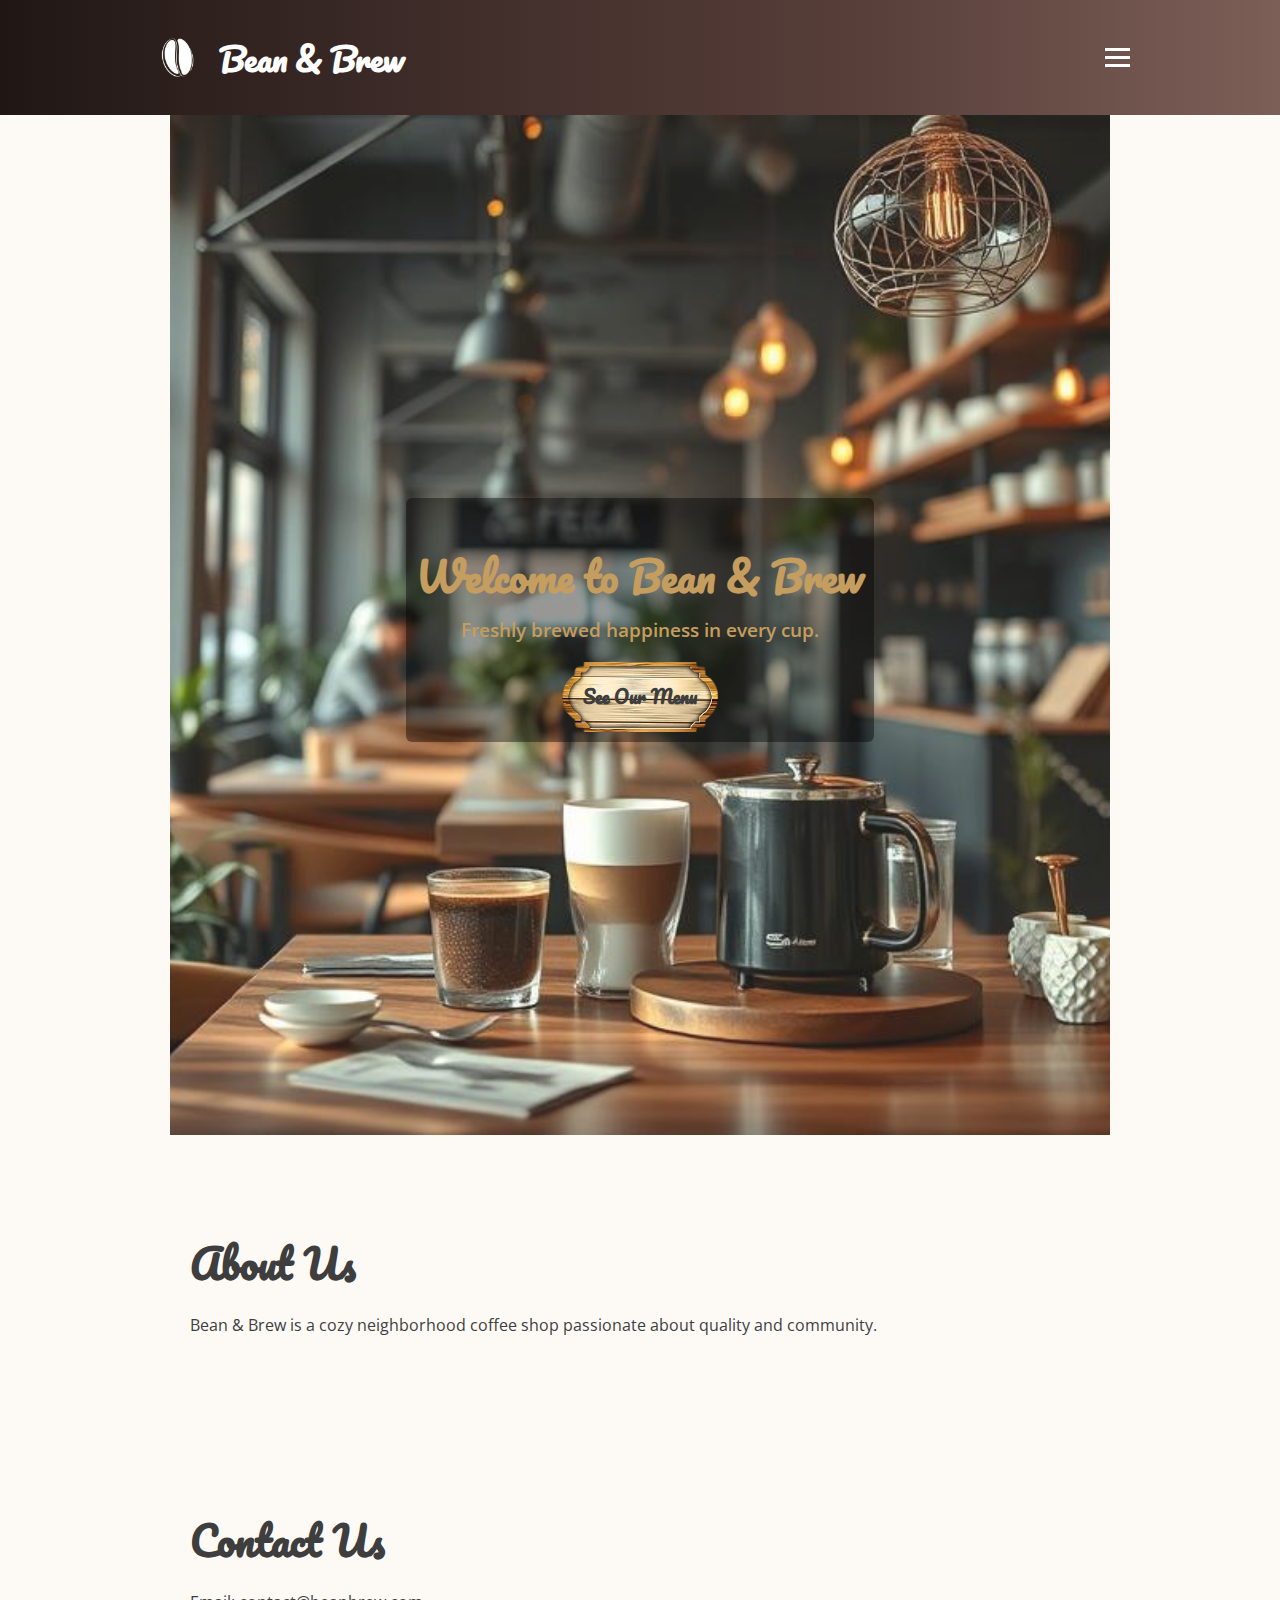
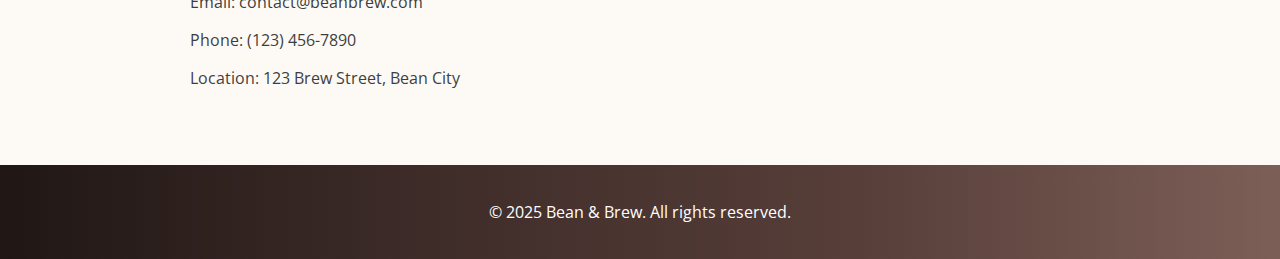
<file: index.html>
<!DOCTYPE html>
<html lang="en">
<head>
  <meta charset="UTF-8">
  <meta name="viewport" content="width=device-width, initial-scale=1">
  <title>Bean & Brew | Coffee Shop</title>
  <link rel="stylesheet" href="style.css">
  <link href="https://fonts.googleapis.com/css2?family=Open+Sans:wght@400;600&family=Pacifico&display=swap" rel="stylesheet">
</head>
<body>
  
  <div id="falling-logos-container"></div>

  <header>
    <div class="container">
      <div class="branding">
        <a href="index.html" class="logo-link">
            <span class="logo-wrapper">
                <img src="images/logo.png" alt="Bean & Brew Logo" class="logo-img">
                <h1 class="logo">Bean & Brew</h1>
            </span>
        </a>
      </div>
    
    <button id="menu-toggle" class="menu-toggle" aria-label="Toggle menu">
      <span class="bar"></span>
      <span class="bar"></span>
      <span class="bar"></span>
    </button>
    <nav id="nav-menu" class="nav-menu hidden">
      <ul>
        <li><a href="#hero">Home</a></li>
        <li><a href="menu.html">Menu</a></li>
        <li><a href="order.html">Order Now</a></li>
        <li><a href="#about">About</a></li>
        <li><a href="#contact">Contact</a></li>
      </ul>
    </nav>
    </div>
  </header>

  <section id="hero">
  <div class="hero-slideshow">
    <img src="images/hero1.jpg" class="active" alt="Coffee Shop 1">
    <img src="images/hero2.jpg" alt="Coffee Shop 2">
    <img src="images/hero3.jpg" alt="Coffee Shop 3">
    <img src="images/hero4.jpg" alt="Coffee Shop 4">
    <img src="images/hero5.jpg" alt="Coffee Shop 5">
  </div>

  <div class="hero-content">
    <h2>Welcome to Bean & Brew</h2>
    <p>Freshly brewed happiness in every cup.</p>
    <a href="menu.html" class="cta-button">See Our Menu</a>
  </div>
    </section>

  <section id="about">
    <h2>About Us</h2>
    <p>Bean & Brew is a cozy neighborhood coffee shop passionate about quality and community.</p>
  </section>

  <section id="contact">
    <h2>Contact Us</h2>
    <p>Email: contact@beanbrew.com</p>
    <p>Phone: (123) 456-7890</p>
    <p>Location: 123 Brew Street, Bean City</p>
  </section>

  <footer>
    <p>&copy; 2025 Bean & Brew. All rights reserved.</p>
  </footer>

  <script src="script.js"></script>
</body>
</html>
</file>
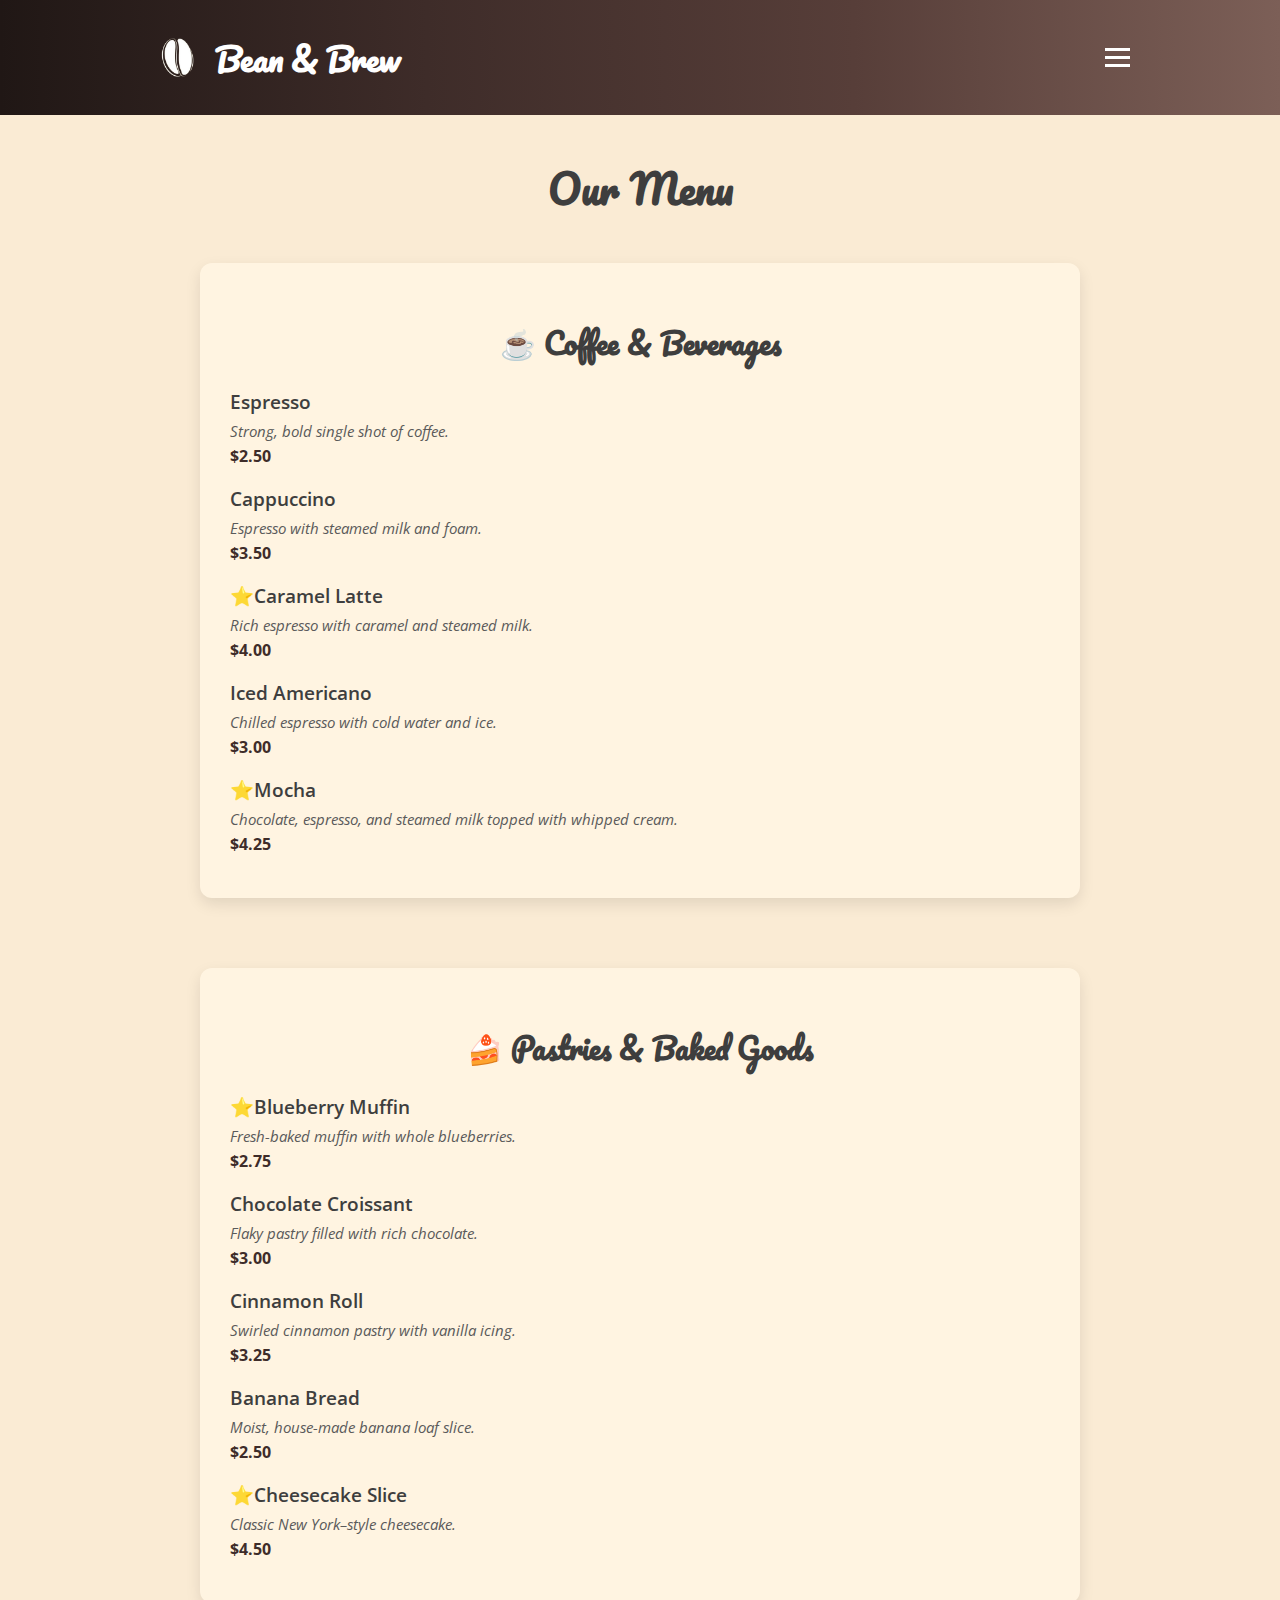
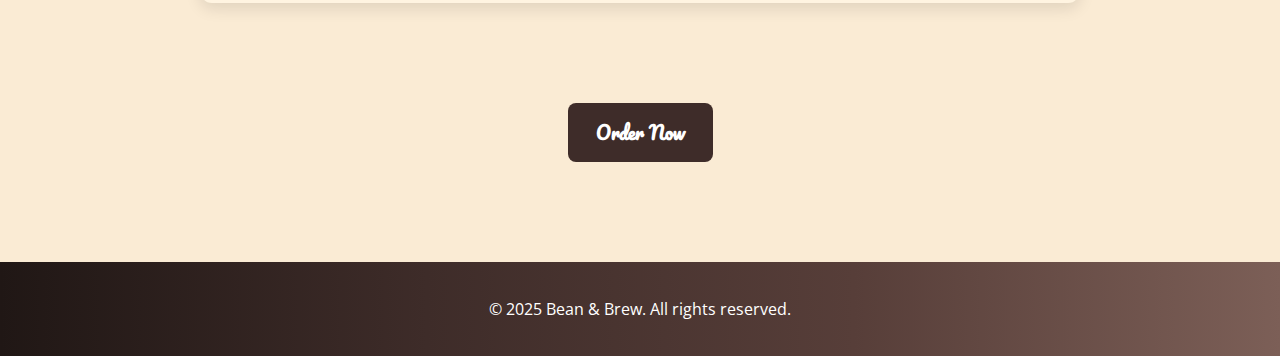
<file: menu.html>
<!DOCTYPE html>
<html lang="en">
<head>
  <meta charset="UTF-8" />
  <meta name="viewport" content="width=device-width, initial-scale=1" />
  <title>Our Menu | Bean & Brew</title>
  <link rel="stylesheet" href="style.css" />
  <link href="https://fonts.googleapis.com/css2?family=Open+Sans:wght@400;600&family=Pacifico&display=swap" rel="stylesheet">
</head>
<body class="menu-page">

  <header>
    <div class="container">
      <div class="branding">
        <a href="index.html" class="logo-link">
            <img src="images/logo.png" alt="Bean & Brew Logo" class="logo-img">
            <h1 class="logo">Bean & Brew</h1>
        </a>
      </div>
      
    <button id="menu-toggle" class="menu-toggle" aria-label="Toggle menu">
      <span class="bar"></span>
      <span class="bar"></span>
      <span class="bar"></span>
    </button>
    <nav id="nav-menu" class="nav-menu hidden">
      <ul>
        <li><a href="index.html">Home</a></li>
        <li><a href="menu.html">Menu</a></li>
        <li><a href="order.html">Order Now</a></li>
        <li><a href="index.html#about">About</a></li>
        <li><a href="index.html#contact">Contact</a></li>
      </ul>
    </nav>
    </div>
  </header>

  <section id="menu">
  <h2>Our Menu</h2>

  <div class="menu-container">
  <div class="menu-card drinks-card">
    <h3>☕ Coffee & Beverages</h3>
    <div class="menu-items">
      <div class="menu-card-item">
        <h4>Espresso</h4>
        <p>Strong, bold single shot of coffee.</p>
        <span>$2.50</span>
      </div>
      <div class="menu-card-item">
        <h4>Cappuccino</h4>
        <p>Espresso with steamed milk and foam.</p>
        <span>$3.50</span>
      </div>
      <div class="menu-card-item">
        <h4>⭐Caramel Latte</h4>
        <p>Rich espresso with caramel and steamed milk.</p>
        <span>$4.00</span>
      </div>
      <div class="menu-card-item">
        <h4>Iced Americano</h4>
        <p>Chilled espresso with cold water and ice.</p>
        <span>$3.00</span>
      </div>
      <div class="menu-card-item">
        <h4>⭐Mocha</h4>
        <p>Chocolate, espresso, and steamed milk topped with whipped cream.</p>
        <span>$4.25</span>
      </div>
    </div>
  </div>

  <div class="menu-card pastries-card">
    <h3>🍰 Pastries & Baked Goods</h3>
    <div class="menu-items">
      <div class="menu-card-item">
        <h4>⭐Blueberry Muffin</h4>
        <p>Fresh-baked muffin with whole blueberries.</p>
        <span>$2.75</span>
      </div>
      <div class="menu-card-item">
        <h4>Chocolate Croissant</h4>
        <p>Flaky pastry filled with rich chocolate.</p>
        <span>$3.00</span>
      </div>
      <div class="menu-card-item">
        <h4>Cinnamon Roll</h4>
        <p>Swirled cinnamon pastry with vanilla icing.</p>
        <span>$3.25</span>
      </div>
      <div class="menu-card-item">
        <h4>Banana Bread</h4>
        <p>Moist, house-made banana loaf slice.</p>
        <span>$2.50</span>
      </div>
      <div class="menu-card-item">
        <h4>⭐Cheesecake Slice</h4>
        <p>Classic New York–style cheesecake.</p>
        <span>$4.50</span>
      </div>
    </div>
  </div>
</div>

<div class="order-now-cta">
  <a href="order.html" class="cta-order-button">Order Now</a>
</div>

</section>

  <footer>
    <p>&copy; 2025 Bean & Brew. All rights reserved.</p>
  </footer>

  <script src="script.js"></script>
  
</body>
</html>
</file>
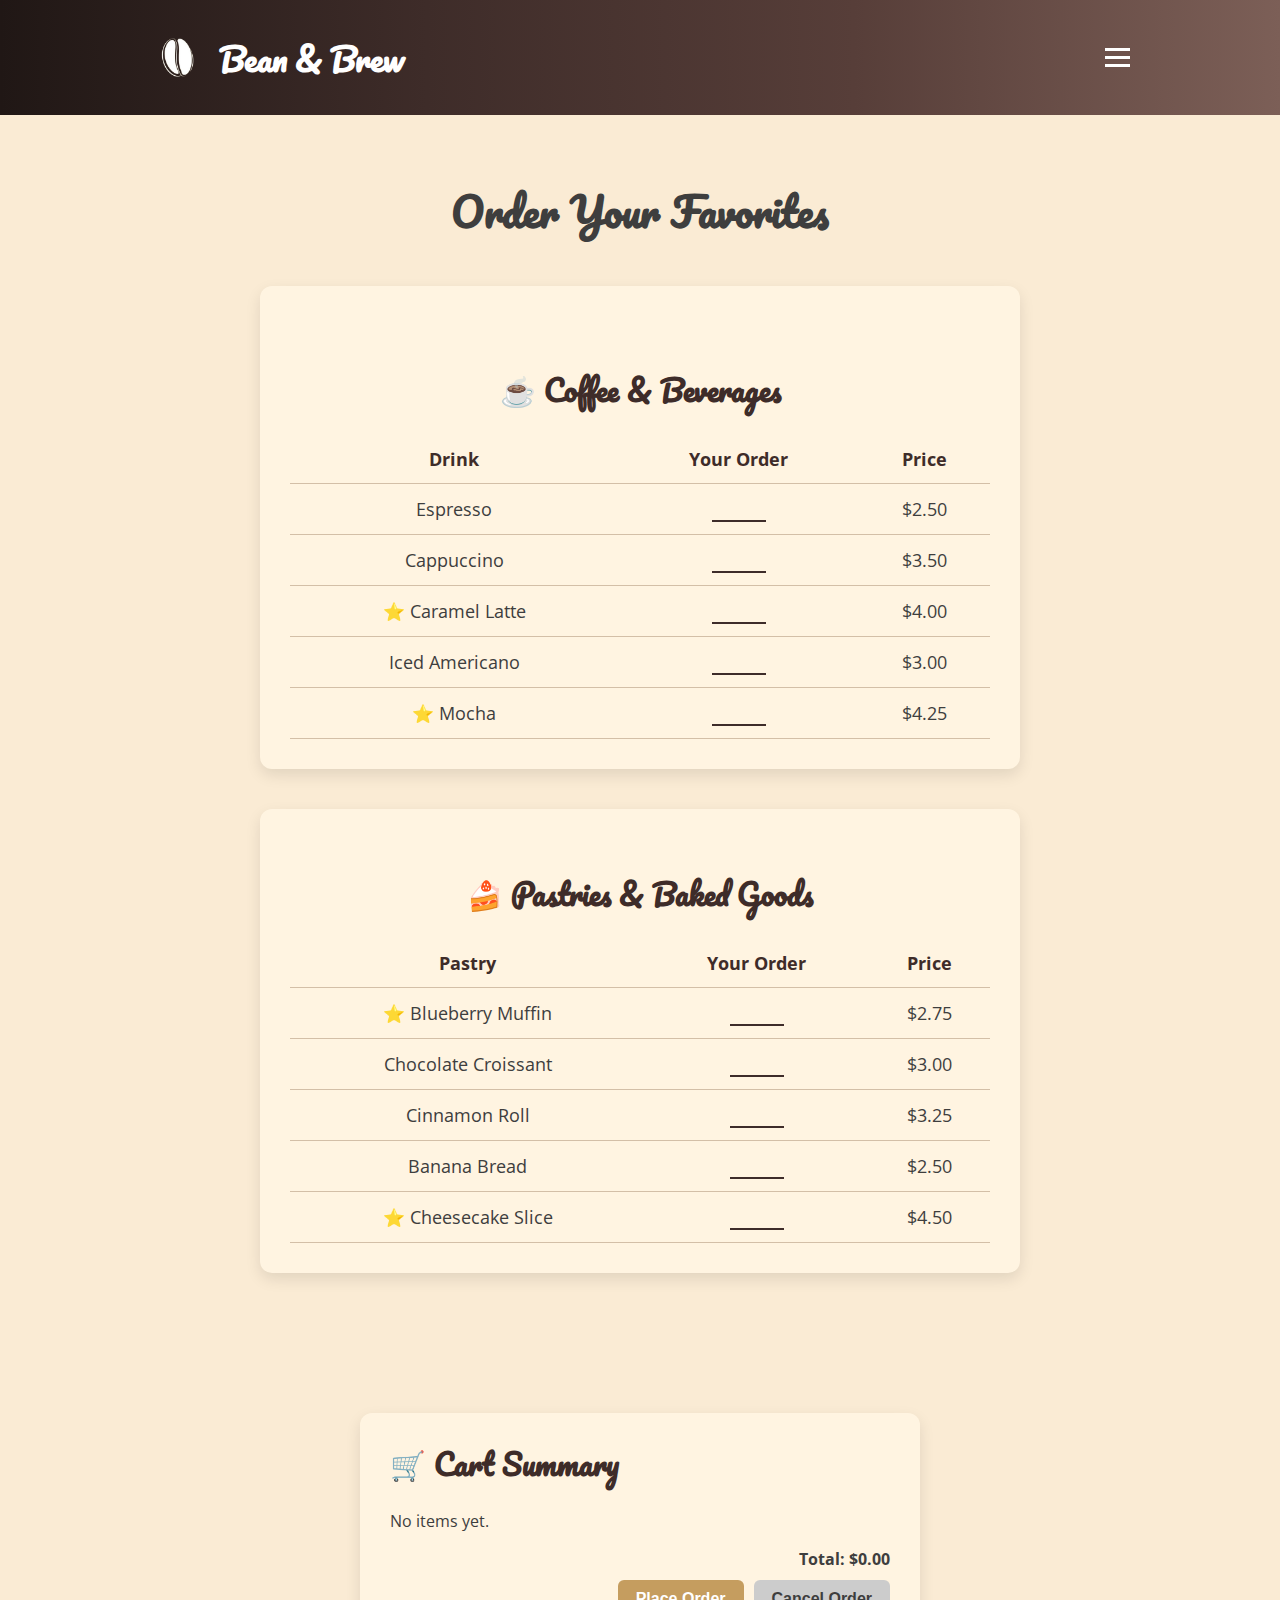
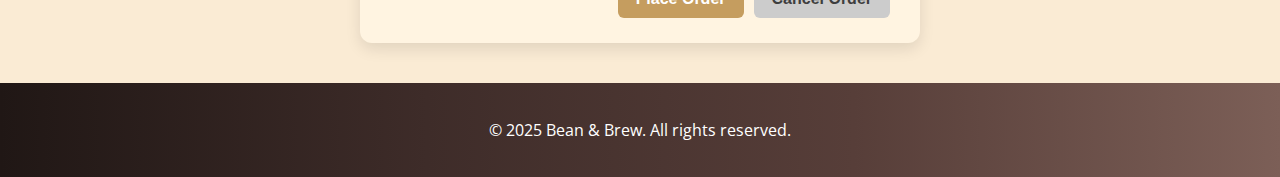
<file: order.html>
<!DOCTYPE html>
<html lang="en">
<head>
  <meta charset="UTF-8">
  <meta name="viewport" content="width=device-width, initial-scale=1">
  <title>Order Now | Bean & Brew</title>
  <link rel="stylesheet" href="style.css">
  <link href="https://fonts.googleapis.com/css2?family=Open+Sans:wght@400;600&family=Pacifico&display=swap" rel="stylesheet">
</head>
<body class="menu-page">
  <header>
    <div class="container">
      <div class="branding">
        <a href="index.html" class="logo-link">
            <span class="logo-wrapper">
                <img src="images/logo.png" alt="Bean & Brew Logo" class="logo-img">
                <h1 class="logo">Bean & Brew</h1>
            </span>
        </a>
      </div>
    
    <button id="menu-toggle" class="menu-toggle" aria-label="Toggle menu">
      <span class="bar"></span>
      <span class="bar"></span>
      <span class="bar"></span>
    </button>
    <nav id="nav-menu" class="nav-menu hidden">
      <ul>
        <li><a href="index.html#hero">Home</a></li>
        <li><a href="menu.html">Menu</a></li>
        <li><a href="order.html">Order Now</a></li>
        <li><a href="index.html#about">About</a></li>
        <li><a href="index.html#contact">Contact</a></li>
      </ul>
    </nav>
    </div>
  </header>

   <!-- Ordering Section -->
  <main class="order-container">
    <section class="order-menu">
      <h2>Order Your Favorites</h2>
      
      <!-- Drinks Section -->
      <section class="order-section drinks-card">
        <h5>☕ Coffee & Beverages</h5>
        <table class="order-table">
          <thead>
            <tr>
              <th>Drink</th>
              <th>Your Order</th>
              <th>Price</th>
            </tr>
          </thead>
          <tbody>
            <tr>
              <td>Espresso</td>
              <td><input type="number" min="0" class="order-input" data-name="Espresso" data-price="2.50"/></td>
              <td>$2.50</td>
            </tr>
            <tr>
              <td>Cappuccino</td>
              <td><input type="number" min="0" class="order-input" data-name="Cappuccino" data-price="3.50"/></td>
              <td>$3.50</td>
            </tr>
            <tr>
              <td>⭐ Caramel Latte</td>
              <td><input type="number" min="0" class="order-input" data-name="Caramel Latte" data-price="4.00"/></td>
              <td>$4.00</td>
            </tr>
            <tr>
              <td>Iced Americano</td>
              <td><input type="number" min="0" class="order-input" data-name="Iced Americano" data-price="3.00"/></td>
              <td>$3.00</td>
            </tr>
            <tr>
              <td>⭐ Mocha</td>
              <td><input type="number" min="0" class="order-input" data-name="Mocha" data-price="4.25"/></td>
              <td>$4.25</td>
            </tr>
          </tbody>
        </table>
      </section>

            <!-- Pastries Section -->
      <section class="order-section pastries-card">
        <h3>🍰 Pastries & Baked Goods</h3>
        <table class="order-table">
          <thead>
            <tr>
              <th>Pastry</th>
              <th>Your Order</th>
              <th>Price</th>
            </tr>
          </thead>
          <tbody>
            <tr>
              <td>⭐ Blueberry Muffin</td>
              <td><input type="number" min="0" class="order-input" data-name="Blueberry Muffin" data-price="2.75"/></td>
              <td>$2.75</td>
            </tr>
            <tr>
              <td>Chocolate Croissant</td>
              <td><input type="number" min="0" class="order-input" data-name="Chocolate Croissant" data-price="3.00"/></td>
              <td>$3.00</td>
            </tr>
            <tr>
              <td>Cinnamon Roll</td>
              <td><input type="number" min="0" class="order-input" data-name="Cinnamon Roll" data-price="3.25"/></td>
              <td>$3.25</td>
            </tr>
            <tr>
              <td>Banana Bread</td>
              <td><input type="number" min="0" class="order-input" data-name="Banana Bread" data-price="2.50"/></td>
              <td>$2.50</td>
            </tr>
            <tr>
              <td>⭐ Cheesecake Slice</td>
              <td><input type="number" min="0" class="order-input" data-name="Cheesecake Slice" data-price="4.50"/></td>
              <td>$4.50</td>
            </tr>
          </tbody>
        </table>
      </section>
    </section>

    <!-- Cart Summary -->
  <div class="cart-summary-wrapper">
  <div class="cart-card">
    <h3>🛒 Cart Summary</h3>
    <ul id="cart-list">
      <li>No items yet.</li>
    </ul>
    <p>Total: $<span id="total-price">0.00</span></p>
    <div class="cart-buttons">
      <button id="place-order">Place Order</button>
      <button id="cancel-order">Cancel Order</button>
    </div>
  </div>
  </div>
  </main>

  <footer>
    <p>&copy; 2025 Bean & Brew. All rights reserved.</p>
  </footer>

  <script>
  const toggle = document.getElementById('menu-toggle');
  const navMenu = document.getElementById('nav-menu');

  toggle.addEventListener('click', function () {
    toggle.classList.toggle('active');
    navMenu.classList.toggle('hidden');
  });
  </script>

  <script>
    const inputs = document.querySelectorAll('input[type="number"]');
    const cartList = document.getElementById('cart-list');
    const totalPrice = document.getElementById('total-price');

   function updateCart() {
    let total = 0;
    cartList.innerHTML = '';

    let hasItems = false;

    inputs.forEach(input => {
      const qty = parseInt(input.value) || 0;
      const name = input.dataset.name;
      const price = parseFloat(input.dataset.price);

      if (qty > 0) {
        hasItems = true;
        const itemTotal = qty * price;
        total += itemTotal;

        const li = document.createElement('li');
        li.innerHTML = `
          <span>${qty} × ${name} — $${itemTotal.toFixed(2)}</span>
          <span class="cart-remove" data-name="${name}" style="cursor: pointer; margin-left: 10px;">✕</span>
        `;

         cartList.appendChild(li);

        // Attach remove logic to each ❌ button
         const removeBtn = li.querySelector('.cart-remove');
        removeBtn.addEventListener('click', () => {
          // Reset the corresponding input
          inputs.forEach(input => {
            if (input.dataset.name === name) {
              input.value = '';
            }
          });
          // Refresh cart
          updateCart();
        });

        // Add remove functionality
        cartList.querySelectorAll('.cart-remove').forEach(btn => {
          btn.addEventListener('click', () => {
            const targetName = btn.dataset.name;
            // Find the input with matching data-name
            inputs.forEach(input => {
              if (input.dataset.name === targetName) {
                input.value = '';
              }
            });
            updateCart(); // Refresh cart after removing
          });
        });

        cartList.appendChild(li);
      }
    });

    if (!hasItems) {
      cartList.innerHTML = '<li>No items yet.</li>';
    }

    totalPrice.textContent = total.toFixed(2);
  }

  // Update cart whenever quantity changes
  inputs.forEach(input => {
    input.addEventListener('input', updateCart);
  });

  // Optional: alert when placing order
  const placeOrderBtn = document.getElementById('place-order');
  placeOrderBtn.addEventListener('click', () => {
    if (parseFloat(totalPrice.textContent) === 0) {
      alert('Please add at least one item to your order.');
    } else {
      alert('Thank you! Your order has been placed.');
    }
  });

    document.getElementById("cancel-order").addEventListener("click", () => {
    // Clear cart list
    document.getElementById("cart-list").innerHTML = '<li>No items yet.</li>';

    // Reset total price
    document.getElementById("total-price").textContent = '0.00';

    // Reset all number inputs across the order section (drinks + pastries)
    const numberInputs = document.querySelectorAll('input[type="number"]');
    numberInputs.forEach(input => input.value = 0);
  });
  </script>

</body>
</html>
</file>
<file: style.css>
body {
  margin: 0;
  font-family: 'Open Sans', sans-serif;
  background-color: #fdfaf6;
  color: #3e3e3e;
}

body.menu-page {
    background-color: #faebd4;
}

h1, h2, h3, h5, .logo, .cta-button {
  font-family: 'Pacifico', cursive;
}

header {
  background: linear-gradient(to right,  #201715,  #3e2c29, #573e39, #7c5f57);
  color: #fff;
  padding: 20px 0;
}

.container {
  display: flex;
  justify-content: space-between;
  align-items: center;
  max-width: 1000px;
  margin: 0 auto;
  padding: 0 20px;
}

.logo {
    margin: 0;
    display: inline-block;
    vertical-align: middle;
}

.branding {
    display: flex;
    align-items: center;
    gap: 2px;
}

.logo-img {
    height: 75px;
    margin: 0;
    vertical-align: middle;
}

nav ul {
  list-style: none;
  display: flex;
  gap: 20px;
  margin: 0;
  padding: 0;
}

nav a {
  color: #fff;
  text-decoration: none;
  font-weight: bold;
}

/* Always show hamburger */
.menu-toggle {
  display: flex;
  flex-direction: column;
  cursor: pointer;
  gap: 5px;
  z-index: 1000;
  background: none;
  border: none;
  padding: 10px;
}

.menu-toggle .bar {
  width: 25px;
  height: 3px;
  background-color: #fff;
  transition: all 0.3s ease;
}

/* Active X icon */
.menu-toggle.active .bar:nth-child(1) {
  transform: rotate(45deg) translateY(11px);
}
.menu-toggle.active .bar:nth-child(2) {
  opacity: 0;
}
.menu-toggle.active .bar:nth-child(3) {
  transform: rotate(-45deg) translateY(-11px);
}

/* Dropdown menu */
nav {
  position:absolute;
  top: 70px;
  right: 200px;
  background-color: #3e2c29;
  border-radius: 8px;
  box-shadow: 0 4px 12px rgba(0, 0, 0, 0.3);
  z-index: 999;
  transition: all 0.3s ease;
}

nav.hidden {
  display: none;
}

nav ul {
  display: flex;
  flex-direction: column;
  list-style: none;
  padding: 0;
  margin: 0;
}

nav ul li {
  border-bottom: 1px solid rgba(255, 255, 255, 0.1);
  margin: 0;
  padding: 0;
}

nav ul li:last-child {
  border-bottom: none;
}

nav ul li a {
  display: flex;
  justify-content: center;   /* center horizontally */
  align-items: center;       /* center vertically */
  height: 45px;              /* fixed height for uniform spacing */
  padding: 0 20px;                /* remove extra padding */
  color: #fff;
  text-decoration: none;
  font-weight: bold;
}

nav ul li a:hover {
  background-color: #573e38;
}

/* Remove old media queries that hide menu-toggle */
@media (max-width: 768px) {
  nav {
    top: 70px;
    right: 20px;
  }
}

h2 {
    font-size: 2.5rem;
    margin-bottom: 10px;
}

h5 {
  font-size: 1.2em;
}

#menu h2 {
    text-align: center;
}

#menu h2:hover {
  color: #c59d5f;
  cursor: pointer;
}

#hero {
  position: relative;
  height: 100vh;
  color: #c59d5f;
  text-align: center;
  display: flex;
  justify-content: center;
  align-items: center;
  overflow: hidden;
  font-size: larger;
}

.hero-slideshow {
  position: absolute;
  top: 0; left: 0;
  width: 100%;
  height: 100%;
  z-index: 0;
  white-space: nowrap; /* Forces horizontal flow */
  overflow: hidden;
}

.hero-slideshow img {
  position: absolute;
  top: 0; left: 0;
  width: 100%;
  height: 100%;
  object-fit: cover;
  opacity: 0;
  transition: opacity 1s ease-in-out;
  z-index: 0;
}

.hero-slideshow img.active {
  opacity: 0.9; /* or higher/lower as needed */
  z-index: 1;
}

.hero-content {
  position: relative;
  z-index: 1;
  max-width: 800px;
  padding: 20px;
}

.hero-content h2 {
    margin-bottom: 5px;
    transition: transform 0.3s ease;
    user-select: none;
    -webkit-user-select: none;
    -ms-user-select: none;
}

.hero-content h2:hover {
  color: #ffffff;
  cursor: pointer;
}

.hero-content p {
    margin-top: 5px;
}

.hero-content {
  background-color: rgba(0, 0, 0, 0.4); /* translucent dark background */
  color: #c59d5f;
  display: inline-block;
  padding: 10px 10px;
  border-radius: 6px;
  font-weight: 600;
  margin-bottom: 10px;
}

.cta-button {
  display: inline-block;
  padding-top: 10px;
  padding-bottom: 10px;
  color: #3e3e3e;
  text-decoration: none;
  font-weight: bold;
  background-image: url('images/banner-button.png');
  background-size: 100%; /* or 'cover' depending on image */
  background-repeat: no-repeat;
  background-position: center;
  border: none;
  width: 200px; /* set width and height to fit your image */
  height: 50px;
  line-height: 50px; /* vertically center text */
  text-align: center;
  font-size: 1.10rem;
  transition: color 0.3s ease;
  cursor: pointer;
  transition: transform 0.3s ease, box-shadow 0.3s ease;
}

.cta-button:hover, .logo-img:hover {
    color: #c59d5f;
    transform: translateY(-5px);
}

.branding:hover, nav ul li a:hover, #about h2:hover, #contact h2:hover {
    color: #c59d5f;
}

.logo-link:link, .logo-link:visited, .logo-link:hover {
    color: inherit;
}

.logo-link {
    all: unset;
    display: flex;
    align-items: center;
    text-decoration: none;
}

#menu {
  padding-top: 5px; /* or adjust as needed */
  margin-top: 0;
}

.menu-category {
    margin-top: 40px;
    margin-bottom: 40px; /* Adjust this value as needed */
}

.menu-category h3 {
    margin-bottom: 30px; /* Adjust this value as needed */
}

.menu-container {
  display: flex;
  gap: 30px;
  max-width: 900px;
  margin: 40px auto; /* center container with some vertical spacing */
  padding: 0 10px;
  flex-wrap: wrap; /* allow wrapping on small screens */
  justify-content: center;
}

.menu-card {
  flex: 1 1 400px; /* flexible width, minimum ~400px */
  padding: 25px 30px;
  border-radius: 12px;
  box-shadow: 0 6px 15px rgba(0,0,0,0.1);
  color: #3e3e3e;
  cursor: pointer;
  transition: transform 0.3s ease, box-shadow 0.3s ease;
}

.menu-card:hover {
    transform: translateY(-5px);
    cursor: pointer;
}

.menu-container h3:hover {
    color: #c59d5f;
}

.drinks-card {
  background-color: #fff4e1; /* warm latte beige */
}

.pastries-card {
  background-color: #fff4e1; /* light pastel pinkish */
}

.menu-card h3 {
  margin-bottom: 20px;
  font-size: 1.8em;
  font-weight: 700;
  text-align: center;
}

.menu-card-item {
  margin-bottom: 18px;
}

.menu-card-item h4 {
  margin: 0 0 6px 0;
  font-weight: 600;
  font-size: 1.2em;
}

.menu-card-item p {
  margin: 0 0 4px 0;
  font-style: italic;
  font-size: 0.95em;
  color: #5a5a5a;
}

.menu-card-item span {
  font-weight: 700;
  font-size: 1em;
  color: #3e2c29;
}

.order-now-cta {
  text-align: center;
  margin: 60px 0 40px 0;
}

.cta-order-button {
  display: inline-block;
  padding: 14px 28px;
  font-size: 1.1rem;
  font-weight: bold;
  color: #fff;
  background-color: #3e2c29;
  border: none;
  border-radius: 8px;
  text-decoration: none;
  transition: background-color 0.3s ease, transform 0.3s ease;
  font-family: 'Pacifico', cursive;
}

.cta-order-button:hover {
  background-color: #573e38;
  transform: translateY(-4px);
}

.order-now-cta a:hover {
  color: #c59d5f;
  cursor: pointer;
}

section {
  padding: 60px 20px;
  max-width: 900px;
  margin: auto;
}

.order-menu h2 {
  text-align: center;
}

.drinks-card {
  background-color: #fff4e1; /* warm beige, or adjust */
  padding: 25px 30px;
  border-radius: 12px;
  box-shadow: 0 6px 15px rgba(0, 0, 0, 0.1);
  margin-bottom: 40px;
  transition: transform 0.3s ease, box-shadow 0.3s ease;
}

.pastries-card {
  background-color: #fff4e1; /* warm beige, or adjust */
  padding: 25px 30px;
  border-radius: 12px;
  box-shadow: 0 6px 15px rgba(0, 0, 0, 0.1);
  margin-bottom: 40px;
  transition: transform 0.3s ease, box-shadow 0.3s ease;
}

.drinks-card:hover, .pastries-card:hover {
  transform: translateY(-5px);
  cursor: pointer;
}

.order-section {
  background-color: #fff4e1;
  padding: 30px;
  margin: 40px auto;
  border-radius: 12px;
  box-shadow: 0 6px 15px rgba(0, 0, 0, 0.1);
  max-width: 700px;
}

.order-section h5, .order-section h3 {
  text-align: center;
  margin-bottom: 20px;
  font-family: 'Pacifico', cursive;
  color: #3e2c29;
  font-size: 1.8rem;
}

.order-menu h2 {
  padding-top: 1px; /* or adjust as needed */
  margin-top: 0;
}

.order-menu h2:hover, .order-section h5:hover, .order-section h3:hover {
  color: #c59d5f;
}

.order-table {
  width: 100%;
  border-collapse: collapse;
  text-align: center;
  font-size: 1.1rem;
}

.order-table th,
.order-table td {
  padding: 12px 10px;
  border-bottom: 1px solid #d3bfa7;
}

.order-table th {
  color: #3e2c29;
  font-weight: bold;
}

.order-input {
  border: none;
  border-bottom: 2px solid #3e2c29;
  background: transparent;
  width: 50px;
  text-align: center;
  font-size: 1rem;
  outline: none;
}

.order-input::-webkit-inner-spin-button,
.order-input::-webkit-outer-spin-button {
  -webkit-appearance: none;
  margin: 0;
}

.cart-summary-wrapper {
  display: flex;
  justify-content: center;
  margin: 40px 0;
}

.cart-card {
  background-color: #fff4e1; /* Match drink card */
  border-radius: 12px;
  padding: 25px 30px;
  box-shadow: 0 6px 15px rgba(0,0,0,0.1);
  transition: transform 0.3s ease, box-shadow 0.3s ease;
  max-width: 500px;
  width: 100%;
  color: #3e3e3e;
  text-align: left;
}

.cart-card:hover {
  transform: translateY(-5px);
  box-shadow: 0 8px 20px rgba(0, 0, 0, 0.15);
}

.cart-card h3 {
  margin-top: 0;
  margin-bottom: 15px;
  font-size: 1.8em;
  color: #3e2c29;
}

.cart-card ul {
  list-style: none;
  padding-left: 0;
  margin: 0 0 10px 0;
  font-size: 1em;
}

.cart-card ul li {
  margin-bottom: 6px;
}

.cart-card p {
  font-weight: bold;
  margin: 10px 0;
  text-align: right;
}

.cart-buttons {
  display: flex;
  justify-content: flex-end;
  gap: 10px;
  margin-top: 10px;
}

#place-order {
  background-color: #c59d5f;
  color: white;
  border: none;
  padding: 10px 18px;
  border-radius: 6px;
  cursor: pointer;
  font-weight: bold;
  font-size: 1rem;
  transition: background-color 0.3s ease;
}

#place-order:hover {
  background-color: #a9844c;
}

#cancel-order {
  background-color: #ccc;
  color: #3e3e3e;
  border: none;
  padding: 10px 18px;
  border-radius: 6px;
  cursor: pointer;
  font-weight: bold;
  font-size: 1rem;
  transition: background-color 0.3s ease;
}

#cancel-order:hover {
  background-color: #999;
}

#cart-list li {
  display: flex;
  justify-content: space-between;
  align-items: center;
  padding: 6px 0;
}

.cart-remove {
  font-weight: bold;
  color: #573e39;
  font-size: 1.2rem;
  margin-left: 10px;
  cursor: pointer;
  display: inline-block;
}

#falling-logos-container {
  position: fixed;
  top: 105px; /* just below header */
  left: 0;
  width: 100%;
  pointer-events: none; /* don’t block clicks */
  z-index: 1000;
}

.falling-logo {
  position: absolute;
  width: 40px;
  height: auto;
  animation: fallAndFade 3s ease-in forwards;
}

@keyframes fallAndFade {
  0% {
    transform: translateY(0);
    opacity: 1;
  }
  50% {
    opacity: 0.5;
  }
  100% {
    transform: translateY(600px);
    opacity: 0;
  }
}

footer {
  text-align: center;
  padding: 20px;
  background: linear-gradient(to right,  #201715,  #3e2c29, #573e39, #7c5f57);
  color: #fff;
}
</file>
